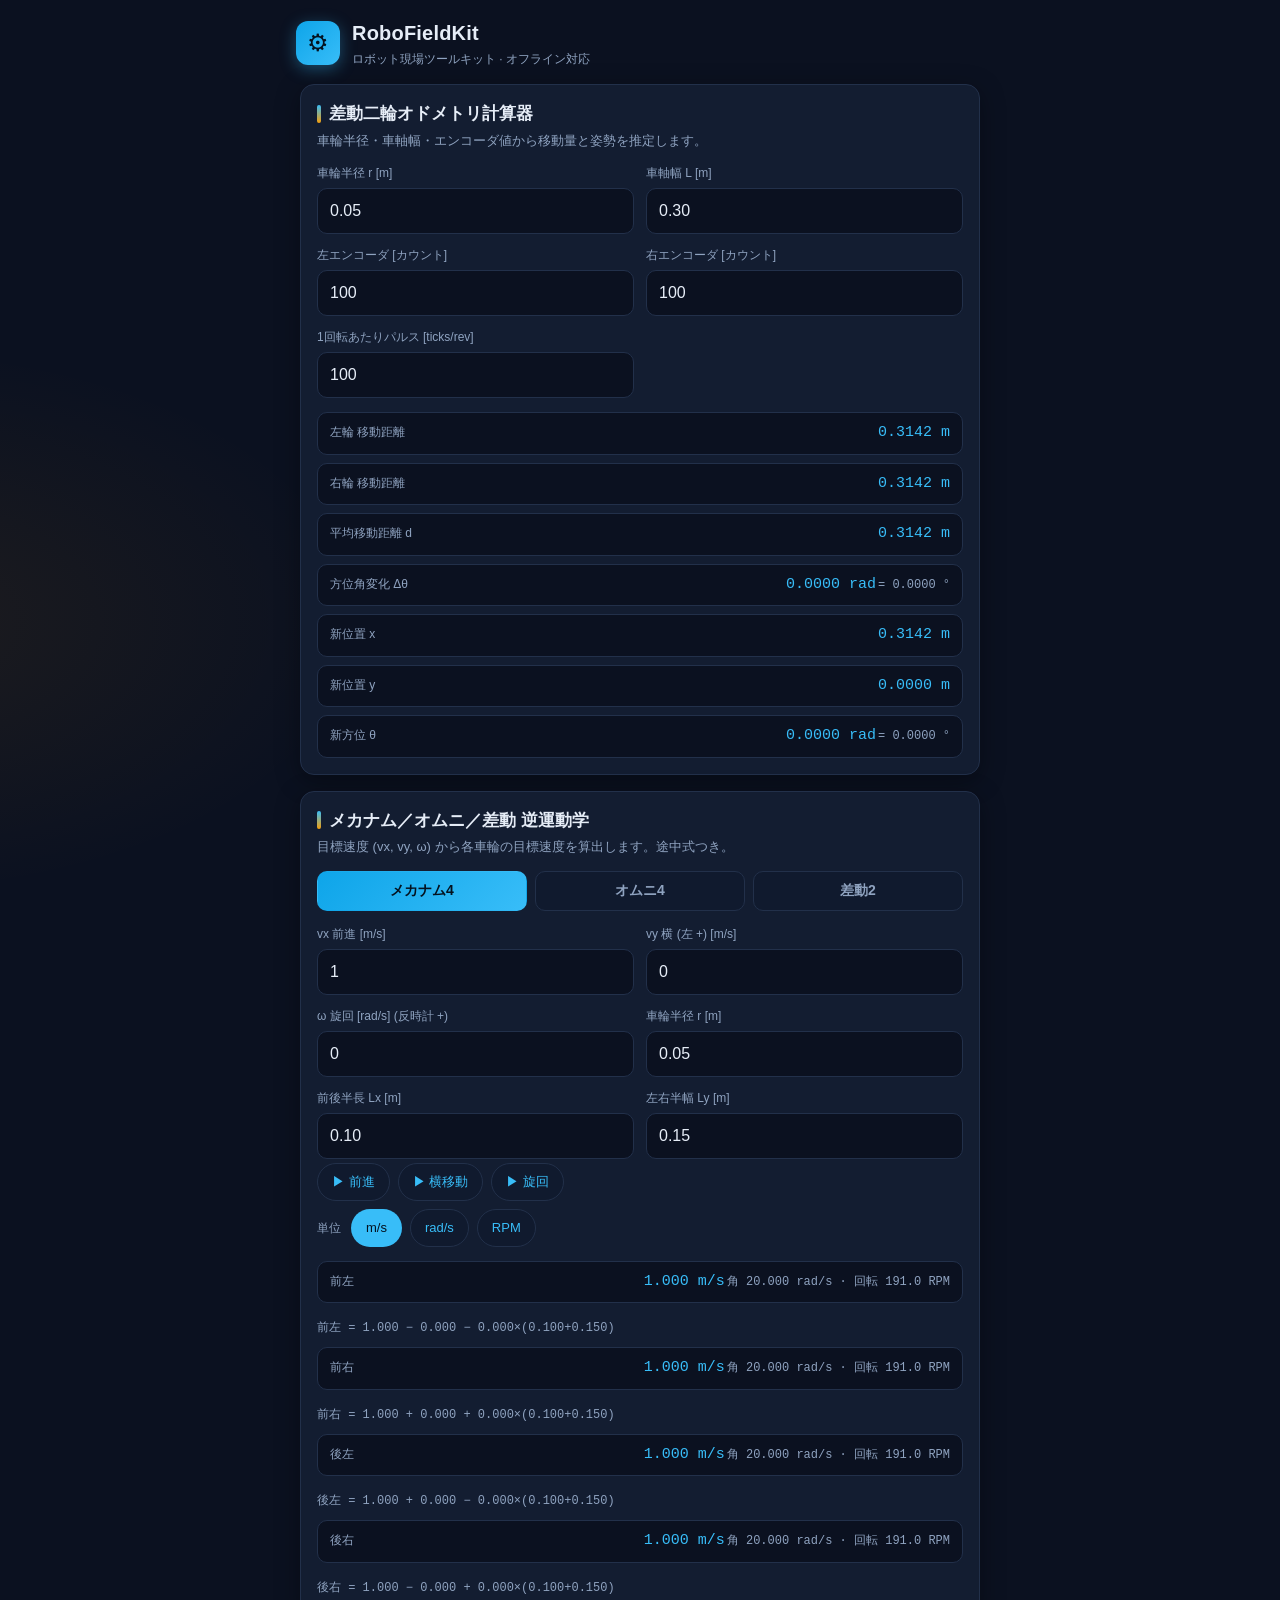
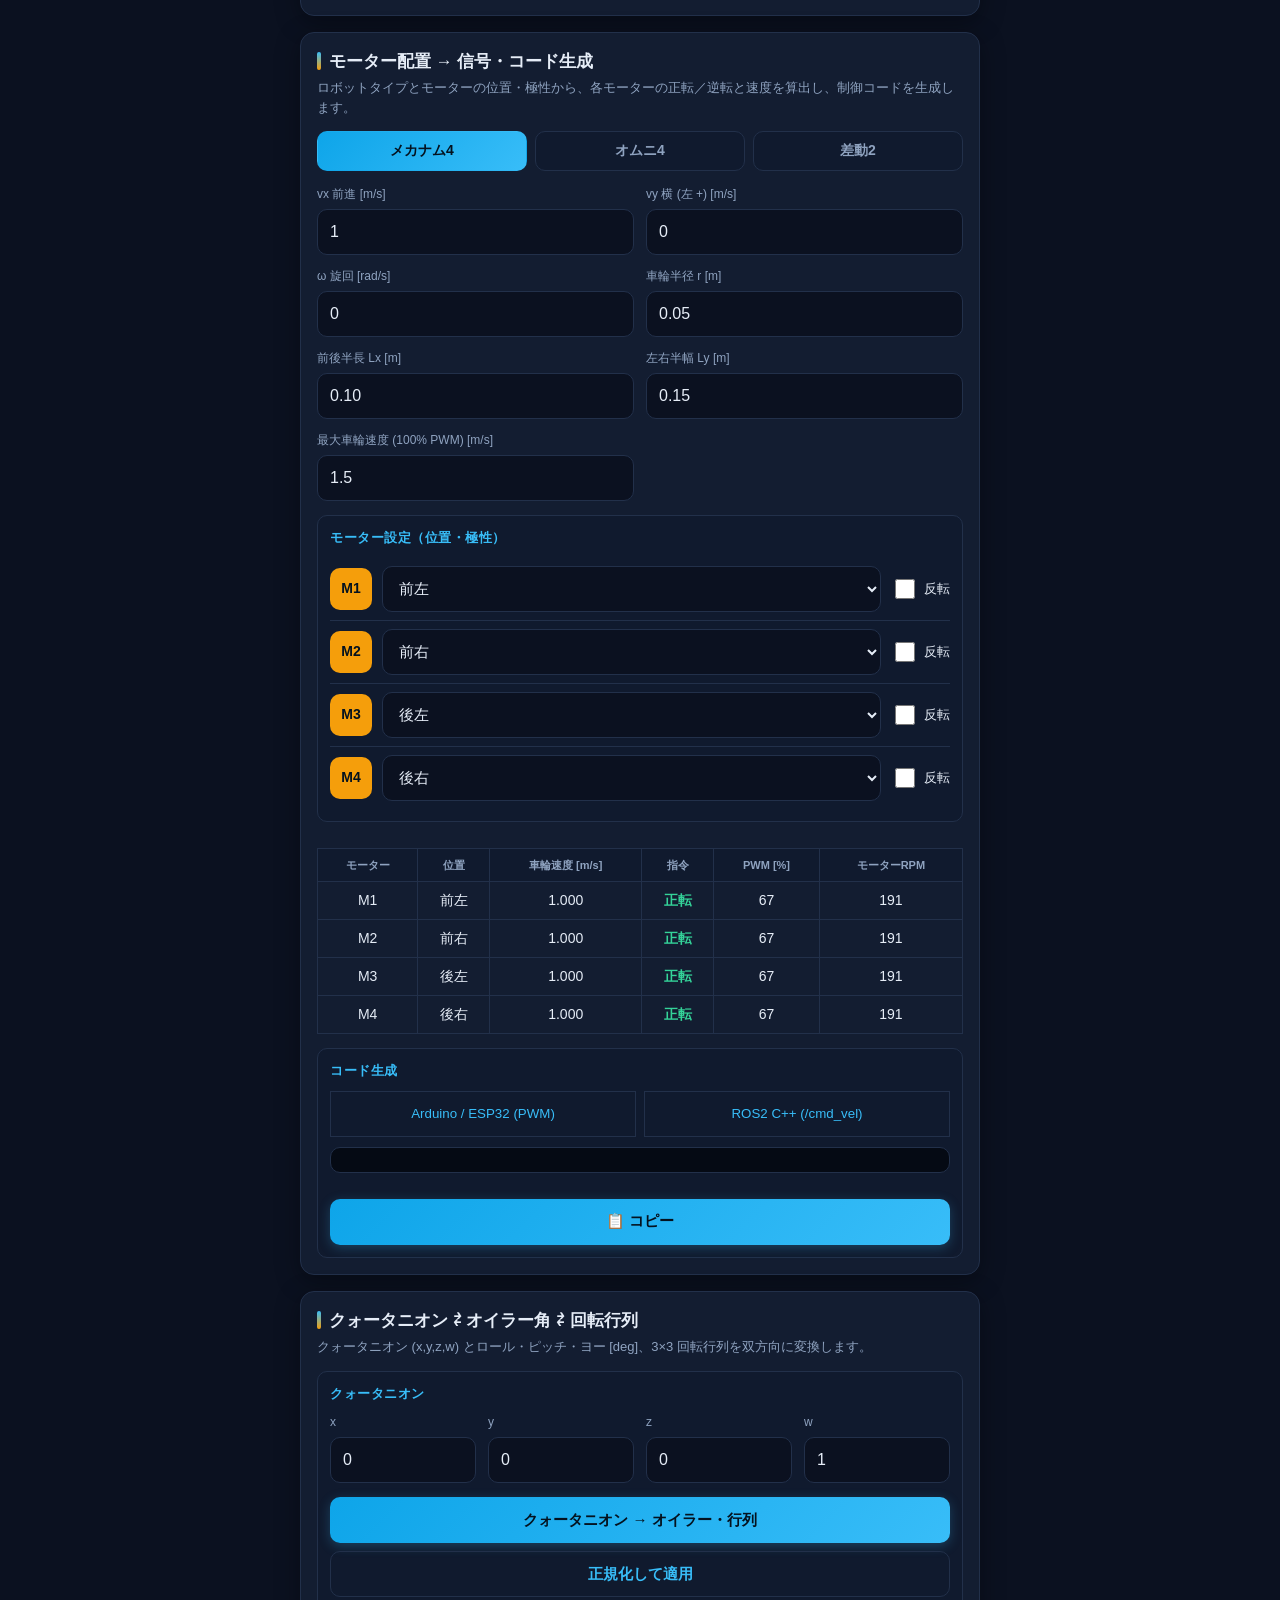
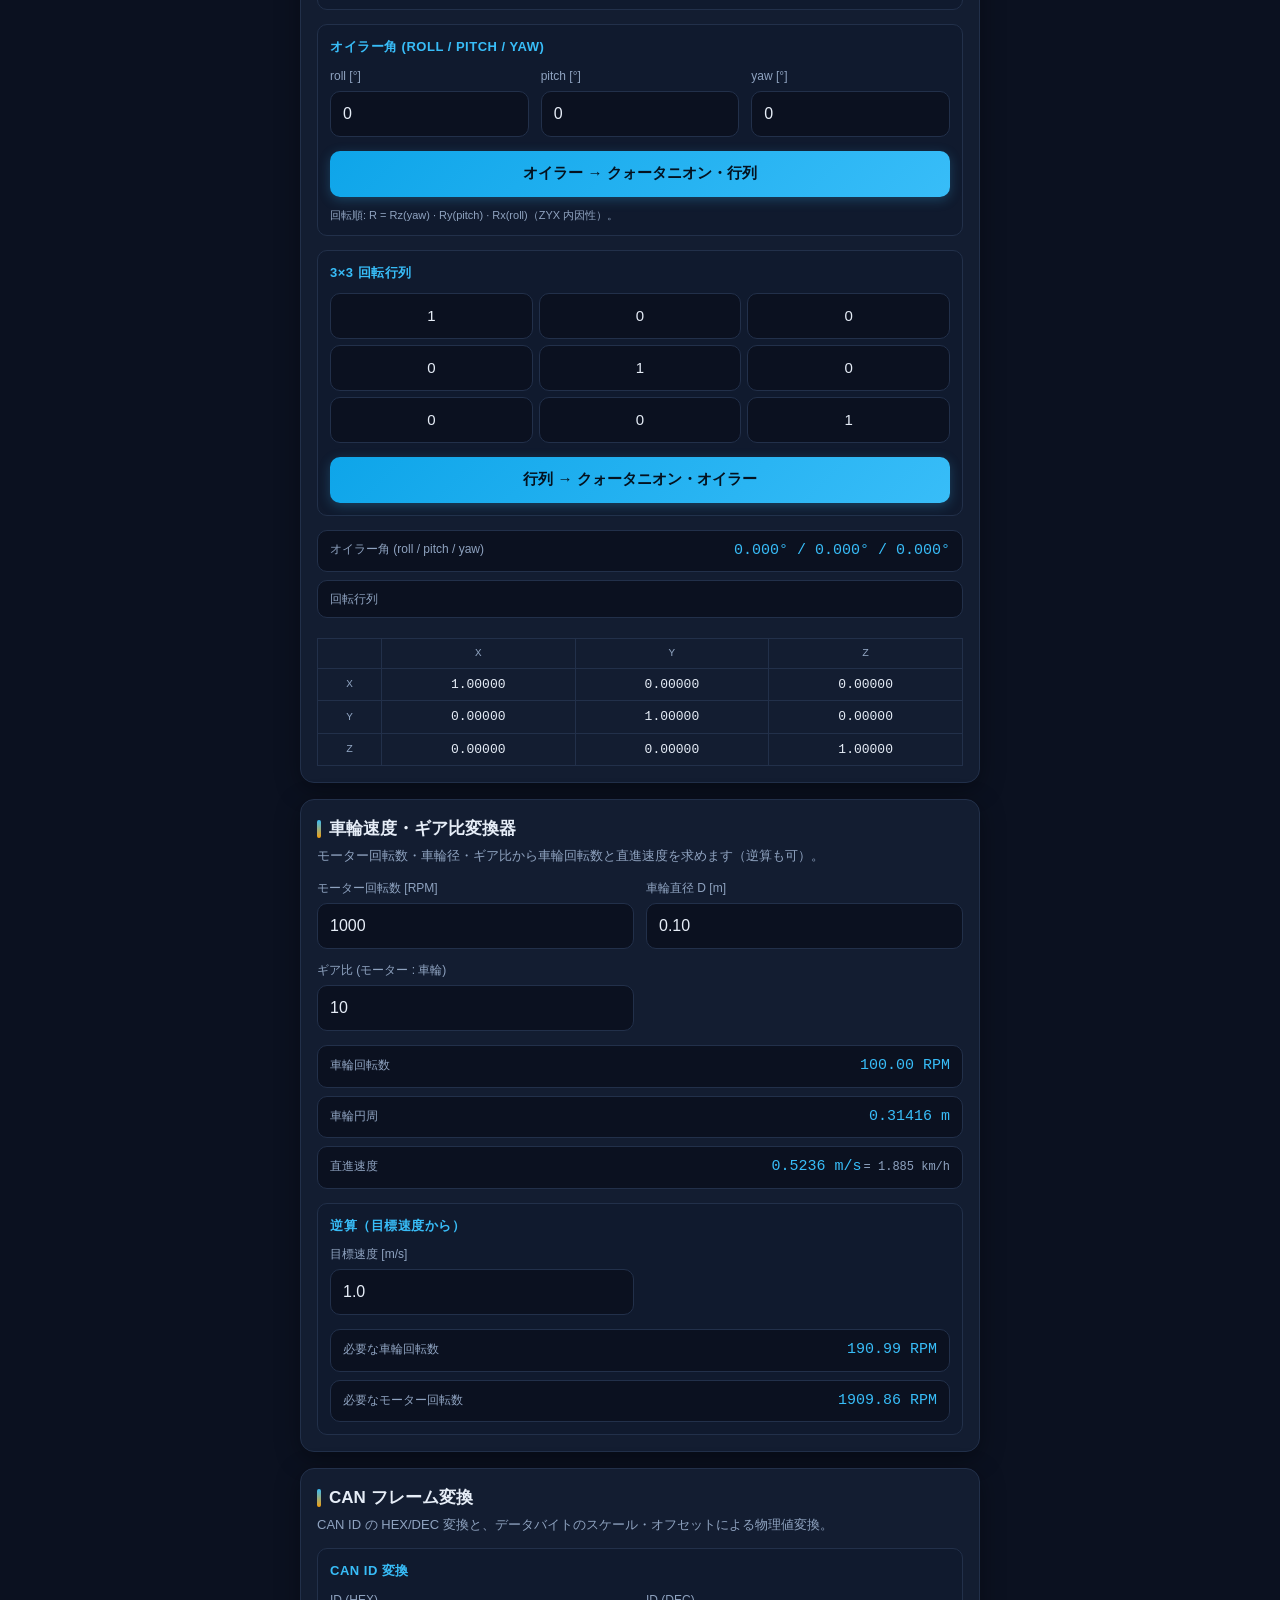
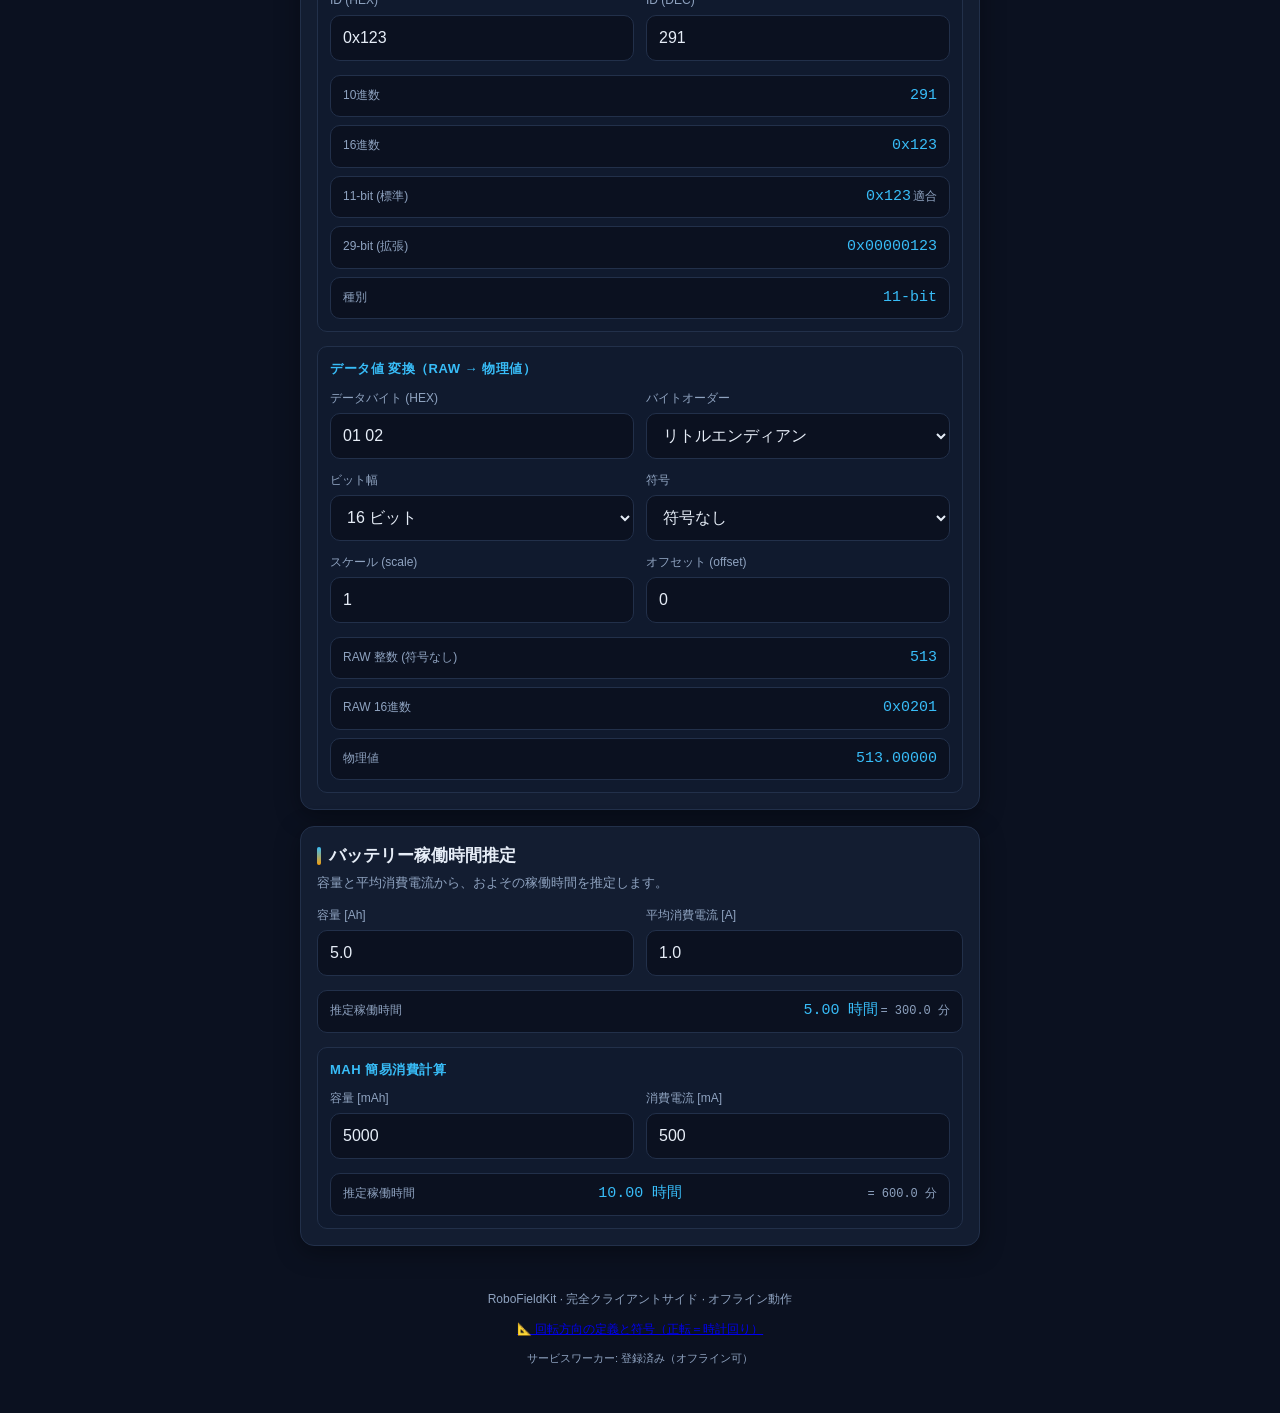
<file: index.html>
<!DOCTYPE html>
<html lang="ja">
<head>
  <meta charset="UTF-8" />
  <meta name="viewport" content="width=device-width, initial-scale=1, viewport-fit=cover" />
  <meta name="theme-color" content="#0b1120" />
  <meta name="description" content="RoboFieldKit — ロボット現場作業のためのポケットツールキット。完全オフライン対応。" />
  <meta name="apple-mobile-web-app-capable" content="yes" />
  <meta name="apple-mobile-web-app-status-bar-style" content="black-translucent" />
  <meta name="apple-mobile-web-app-title" content="RoboFieldKit" />
  <title>RoboFieldKit — ロボット現場ツールキット</title>
  <link rel="manifest" href="manifest.json" />
  <link rel="icon" type="image/png" sizes="192x192" href="icons/icon-192.png" />
  <link rel="icon" type="image/png" sizes="512x512" href="icons/icon-512.png" />
  <link rel="apple-touch-icon" href="icons/icon-192.png" />
  <link rel="stylesheet" href="css/style.css" />
</head>
<body>
  <header class="app-header">
    <div class="brand">
      <span class="brand-mark" aria-hidden="true">⚙</span>
      <div>
        <h1>RoboFieldKit</h1>
        <p class="tagline">ロボット現場ツールキット · オフライン対応</p>
      </div>
    </div>
    <span id="installHint" class="install-hint hidden">📲 インストール可能</span>
  </header>

  <main class="cards">

    <!-- 1. 差動二輪オドメトリ -->
    <section class="card" id="card-odom">
      <h2>差動二輪オドメトリ計算器</h2>
      <p class="desc">車輪半径・車軸幅・エンコーダ値から移動量と姿勢を推定します。</p>
      <div class="grid">
        <label>車輪半径 r [m]<input id="odom-r" type="number" inputmode="decimal" step="any" value="0.05" /></label>
        <label>車軸幅 L [m]<input id="odom-l" type="number" inputmode="decimal" step="any" value="0.30" /></label>
        <label>左エンコーダ [カウント]<input id="odom-nl" type="number" inputmode="decimal" step="any" value="100" /></label>
        <label>右エンコーダ [カウント]<input id="odom-nr" type="number" inputmode="decimal" step="any" value="100" /></label>
        <label>1回転あたりパルス [ticks/rev]<input id="odom-tpr" type="number" inputmode="decimal" step="any" value="100" /></label>
      </div>
      <div class="results" id="odom-results"></div>
      <p class="error hidden" id="odom-error"></p>
    </section>

    <!-- メカナム／オムニ／差動 逆運動学 -->
    <section class="card" id="card-kinematics">
      <h2>メカナム／オムニ／差動 逆運動学</h2>
      <p class="desc">目標速度 (vx, vy, ω) から各車輪の目標速度を算出します。途中式つき。</p>

      <div class="tabs" id="kin-tabs">
        <button class="tab active" data-kin="mecanum">メカナム4</button>
        <button class="tab" data-kin="omni">オムニ4</button>
        <button class="tab" data-kin="diff">差動2</button>
      </div>

      <div class="grid">
        <label>vx 前進 [m/s]<input id="kin-vx" type="number" inputmode="decimal" step="any" value="1" /></label>
        <label>vy 横 (左 +) [m/s]<input id="kin-vy" type="number" inputmode="decimal" step="any" value="0" /></label>
        <label>ω 旋回 [rad/s] (反時計 +)<input id="kin-w" type="number" inputmode="decimal" step="any" value="0" /></label>
        <label>車輪半径 r [m]<input id="kin-r" type="number" inputmode="decimal" step="any" value="0.05" /></label>
        <label>前後半長 Lx [m]<input id="kin-lx" type="number" inputmode="decimal" step="any" value="0.10" /></label>
        <label>左右半幅 Ly [m]<input id="kin-ly" type="number" inputmode="decimal" step="any" value="0.15" /></label>
      </div>

      <div class="preset-row">
        <button class="chip" data-preset="forward">▶ 前進</button>
        <button class="chip" data-preset="strafe">▶ 横移動</button>
        <button class="chip" data-preset="rotate">▶ 旋回</button>
      </div>

      <div class="unit-toggle" id="kin-unit">
        <span class="unit-label">単位</span>
        <button class="chip active" data-unit="ms">m/s</button>
        <button class="chip" data-unit="rads">rad/s</button>
        <button class="chip" data-unit="rpm">RPM</button>
      </div>

      <div class="results" id="kin-results"></div>
      <p class="error hidden" id="kin-error"></p>
    </section>

    <!-- モーター配置 → 信号・コード生成 -->
    <section class="card" id="card-motor">
      <h2>モーター配置 → 信号・コード生成</h2>
      <p class="desc">ロボットタイプとモーターの位置・極性から、各モーターの正転／逆転と速度を算出し、制御コードを生成します。</p>

      <div class="tabs" id="motor-tabs">
        <button class="tab active" data-type="mecanum">メカナム4</button>
        <button class="tab" data-type="omni">オムニ4</button>
        <button class="tab" data-type="diff">差動2</button>
      </div>

      <div class="grid">
        <label>vx 前進 [m/s]<input id="mot-vx" type="number" inputmode="decimal" step="any" value="1" /></label>
        <label>vy 横 (左 +) [m/s]<input id="mot-vy" type="number" inputmode="decimal" step="any" value="0" /></label>
        <label>ω 旋回 [rad/s]<input id="mot-w" type="number" inputmode="decimal" step="any" value="0" /></label>
        <label>車輪半径 r [m]<input id="mot-r" type="number" inputmode="decimal" step="any" value="0.05" /></label>
        <label>前後半長 Lx [m]<input id="mot-lx" type="number" inputmode="decimal" step="any" value="0.10" /></label>
        <label>左右半幅 Ly [m]<input id="mot-ly" type="number" inputmode="decimal" step="any" value="0.15" /></label>
        <label>最大車輪速度 (100% PWM) [m/s]<input id="mot-vmax" type="number" inputmode="decimal" step="any" value="1.5" /></label>
      </div>

      <div class="subcard">
        <h3>モーター設定（位置・極性）</h3>
        <div id="motor-config"></div>
      </div>

      <div class="results" id="motor-results"></div>

      <div class="subcard">
        <h3>コード生成</h3>
        <div class="btn-row">
          <button class="btn-ghost" id="btn-gen-arduino">Arduino / ESP32 (PWM)</button>
          <button class="btn-ghost" id="btn-gen-ros">ROS2 C++ (/cmd_vel)</button>
        </div>
        <pre id="code-output" class="code-output"></pre>
        <button class="btn" id="btn-copy">📋 コピー</button>
      </div>
      <p class="error hidden" id="motor-error"></p>
    </section>


    <!-- 2. クォータニオン ⇄ オイラー ⇄ 回転行列 -->
    <section class="card" id="card-quat">
      <h2>クォータニオン ⇄ オイラー角 ⇄ 回転行列</h2>
      <p class="desc">クォータニオン (x,y,z,w) とロール・ピッチ・ヨー [deg]、3×3 回転行列を双方向に変換します。</p>

      <div class="subcard">
        <h3>クォータニオン</h3>
        <div class="grid grid-4">
          <label>x<input id="q-x" type="number" inputmode="decimal" step="any" value="0" /></label>
          <label>y<input id="q-y" type="number" inputmode="decimal" step="any" value="0" /></label>
          <label>z<input id="q-z" type="number" inputmode="decimal" step="any" value="0" /></label>
          <label>w<input id="q-w" type="number" inputmode="decimal" step="any" value="1" /></label>
        </div>
        <button class="btn" id="btn-q2e">クォータニオン → オイラー・行列</button>
        <button class="btn btn-ghost" id="btn-q-norm">正規化して適用</button>
      </div>

      <div class="subcard">
        <h3>オイラー角 (roll / pitch / yaw)</h3>
        <div class="grid grid-3">
          <label>roll [°]<input id="e-roll" type="number" inputmode="decimal" step="any" value="0" /></label>
          <label>pitch [°]<input id="e-pitch" type="number" inputmode="decimal" step="any" value="0" /></label>
          <label>yaw [°]<input id="e-yaw" type="number" inputmode="decimal" step="any" value="0" /></label>
        </div>
        <button class="btn" id="btn-e2q">オイラー → クォータニオン・行列</button>
        <p class="note">回転順: R = Rz(yaw) · Ry(pitch) · Rx(roll)（ZYX 内因性）。</p>
      </div>

      <div class="subcard">
        <h3>3×3 回転行列</h3>
        <div class="matrix-inputs" id="matrix-inputs"></div>
        <button class="btn" id="btn-m2qe">行列 → クォータニオン・オイラー</button>
      </div>

      <div class="results matrix-outputs" id="quat-results"></div>
      <p class="error hidden" id="quat-error"></p>
    </section>

    <!-- 3. 車輪速度・ギア比 -->
    <section class="card" id="card-wheel">
      <h2>車輪速度・ギア比変換器</h2>
      <p class="desc">モーター回転数・車輪径・ギア比から車輪回転数と直進速度を求めます（逆算も可）。</p>
      <div class="grid">
        <label>モーター回転数 [RPM]<input id="wh-motor" type="number" inputmode="decimal" step="any" value="1000" /></label>
        <label>車輪直径 D [m]<input id="wh-d" type="number" inputmode="decimal" step="any" value="0.10" /></label>
        <label>ギア比 (モーター : 車輪)<input id="wh-ratio" type="number" inputmode="decimal" step="any" value="10" /></label>
      </div>
      <div class="results" id="wheel-results"></div>
      <div class="subcard">
        <h3>逆算（目標速度から）</h3>
        <div class="grid">
          <label>目標速度 [m/s]<input id="wh-speed" type="number" inputmode="decimal" step="any" value="1.0" /></label>
        </div>
        <div class="results" id="wheel-rev-results"></div>
      </div>
      <p class="error hidden" id="wheel-error"></p>
    </section>

    <!-- 4. CAN フレーム変換 -->
    <section class="card" id="card-can">
      <h2>CAN フレーム変換</h2>
      <p class="desc">CAN ID の HEX/DEC 変換と、データバイトのスケール・オフセットによる物理値変換。</p>

      <div class="subcard">
        <h3>CAN ID 変換</h3>
        <div class="grid">
          <label>ID (HEX)<input id="can-id-hex" type="text" inputmode="text" placeholder="例: 0x123" value="0x123" /></label>
          <label>ID (DEC)<input id="can-id-dec" type="text" inputmode="numeric" placeholder="例: 291" value="291" /></label>
        </div>
        <div class="results" id="can-id-results"></div>
      </div>

      <div class="subcard">
        <h3>データ値 変換（raw → 物理値）</h3>
        <div class="grid">
          <label>データバイト (HEX)<input id="can-data" type="text" inputmode="text" placeholder="例: 01 02 03 04" value="01 02" /></label>
          <label>バイトオーダー
            <select id="can-order">
              <option value="le" selected>リトルエンディアン</option>
              <option value="be">ビッグエンディアン</option>
            </select>
          </label>
          <label>ビット幅
            <select id="can-bits">
              <option value="16" selected>16 ビット</option>
              <option value="32">32 ビット</option>
            </select>
          </label>
          <label>符号
            <select id="can-signed">
              <option value="unsigned" selected>符号なし</option>
              <option value="signed">符号あり</option>
            </select>
          </label>
          <label>スケール (scale)<input id="can-scale" type="number" inputmode="decimal" step="any" value="1" /></label>
          <label>オフセット (offset)<input id="can-offset" type="number" inputmode="decimal" step="any" value="0" /></label>
        </div>
        <div class="results" id="can-data-results"></div>
      </div>
      <p class="error hidden" id="can-error"></p>
    </section>

    <!-- 5. バッテリー稼働時間 -->
    <section class="card" id="card-batt">
      <h2>バッテリー稼働時間推定</h2>
      <p class="desc">容量と平均消費電流から、およその稼働時間を推定します。</p>
      <div class="grid">
        <label>容量 [Ah]<input id="batt-ah" type="number" inputmode="decimal" step="any" value="5.0" /></label>
        <label>平均消費電流 [A]<input id="batt-a" type="number" inputmode="decimal" step="any" value="1.0" /></label>
      </div>
      <div class="results" id="batt-results"></div>

      <div class="subcard">
        <h3>mAh 簡易消費計算</h3>
        <div class="grid">
          <label>容量 [mAh]<input id="batt-mah" type="number" inputmode="decimal" step="any" value="5000" /></label>
          <label>消費電流 [mA]<input id="batt-ma" type="number" inputmode="decimal" step="any" value="500" /></label>
        </div>
        <div class="results" id="batt-mah-results"></div>
      </div>
      <p class="error hidden" id="batt-error"></p>
    </section>

  </main>

  <footer class="app-footer">
    <p>RoboFieldKit · 完全クライアントサイド · オフライン動作</p>
    <p><a href="docs/rotation-convention.html">📐 回転方向の定義と符号（正転＝時計回り）</a></p>
    <p id="sw-status" class="sw-status">サービスワーカー: 確認中…</p>
  </footer>

  <script src="js/kinematics.js"></script>
  <script src="js/app.js"></script>
</body>
</html>
</file>
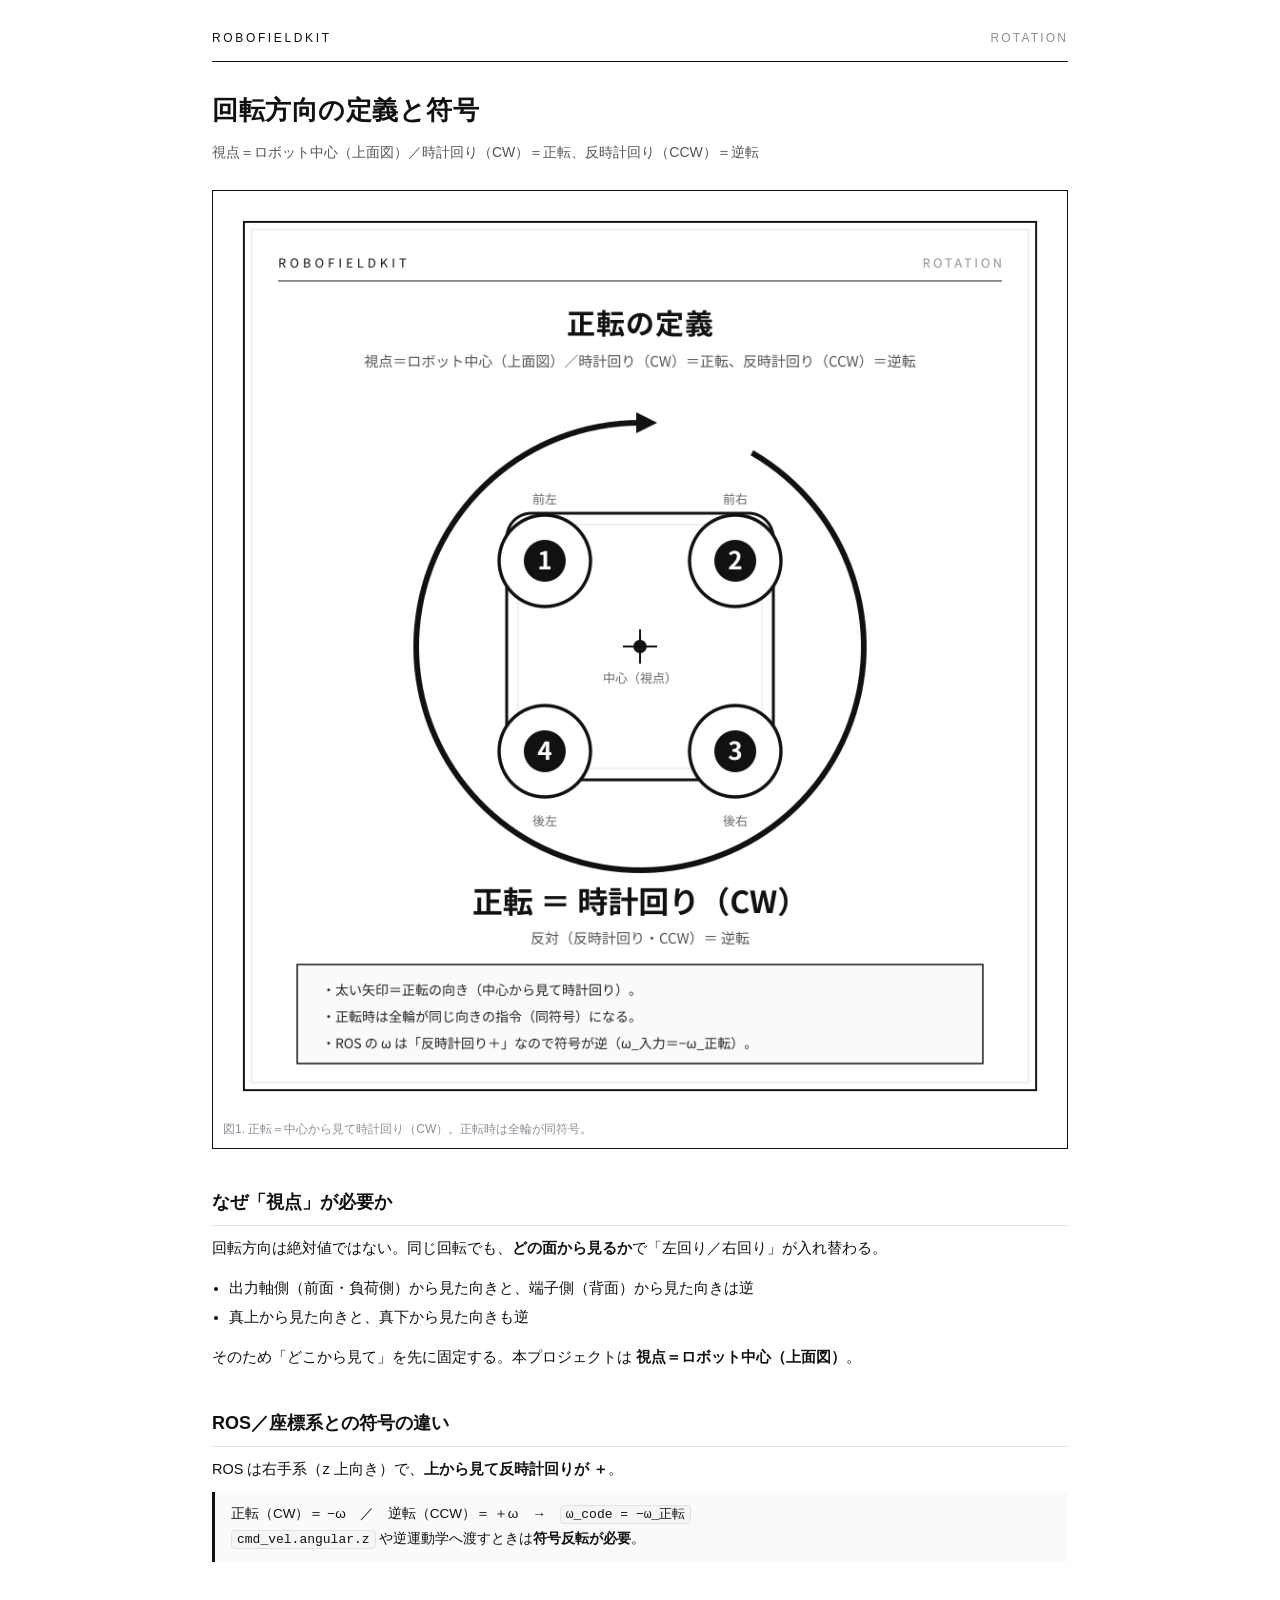
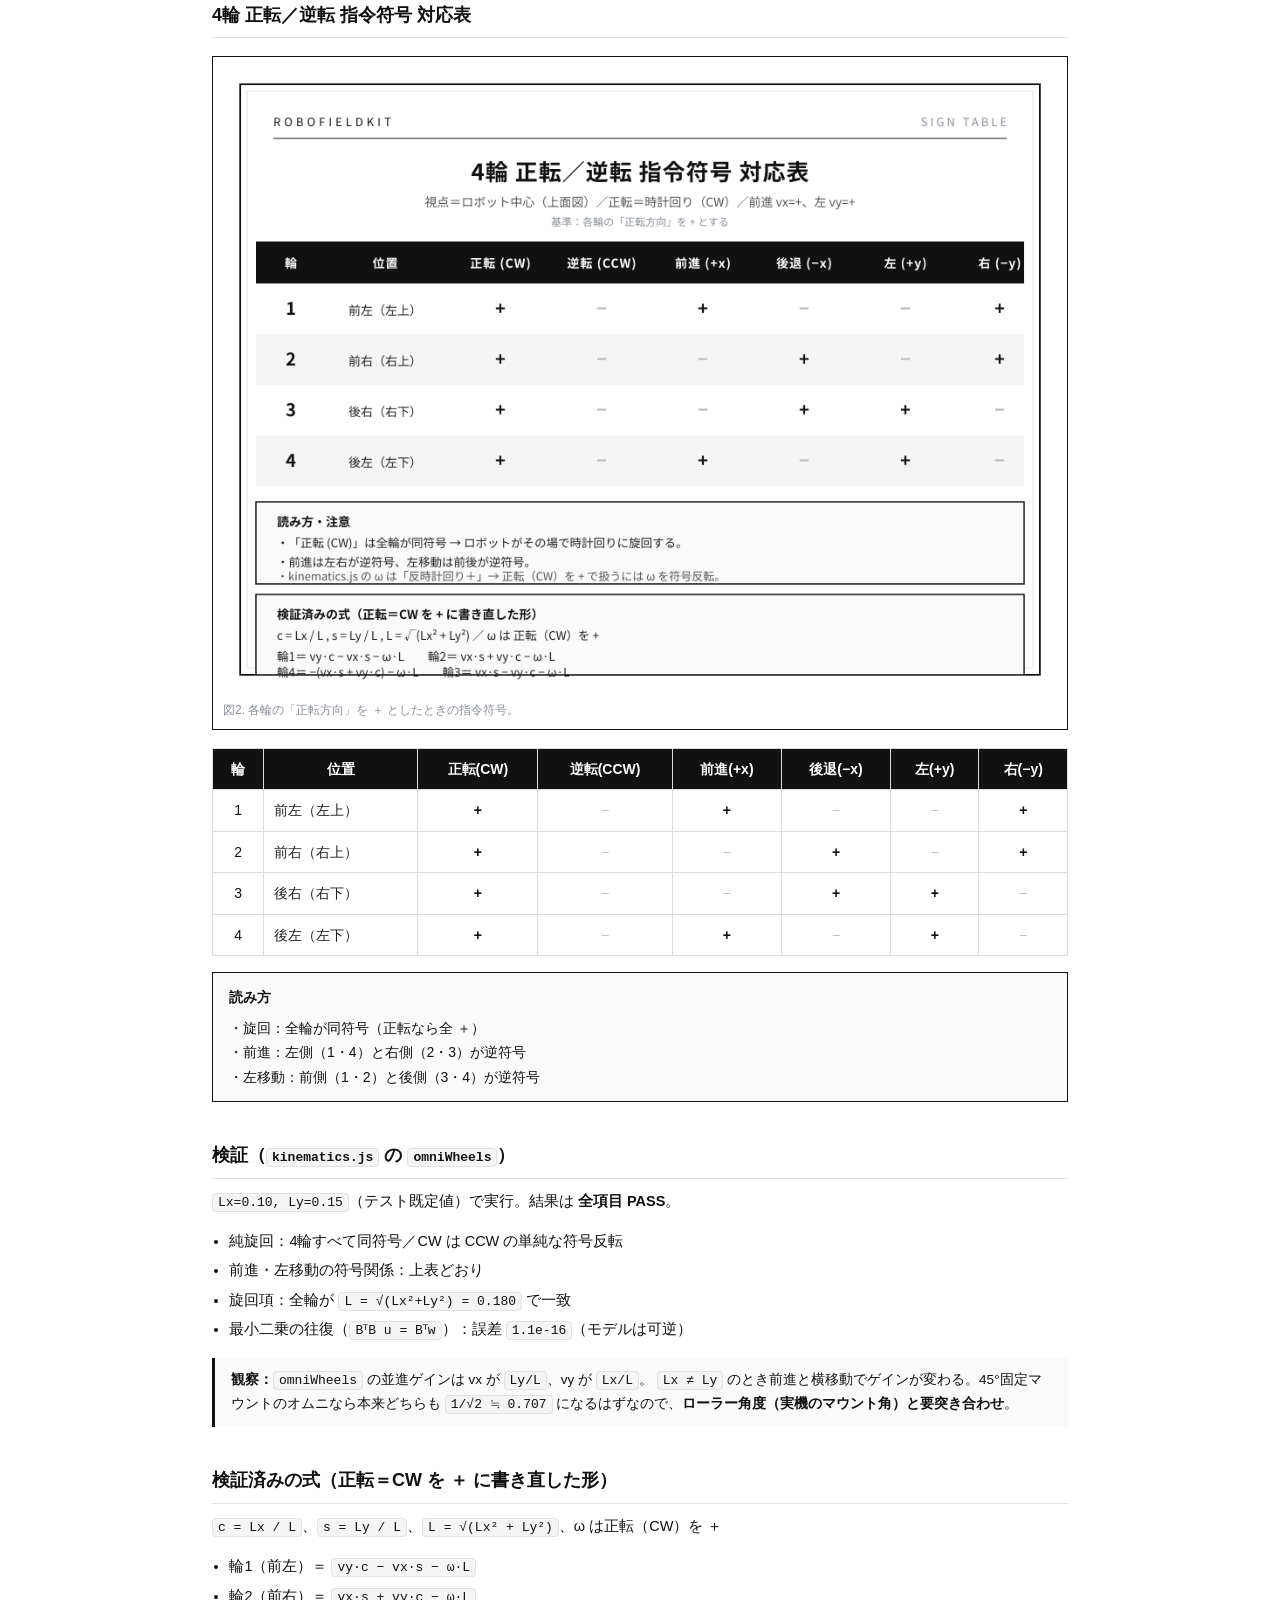
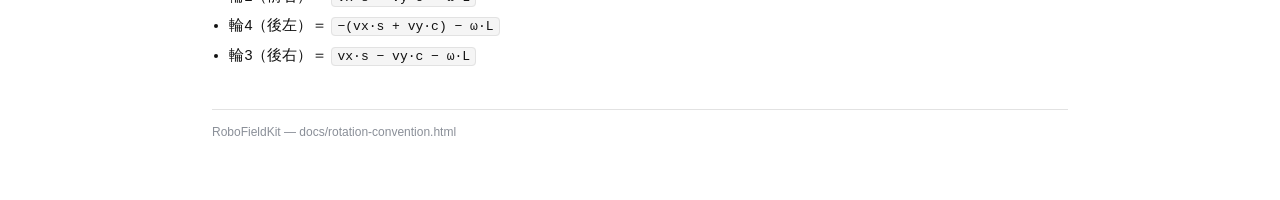
<file: docs/rotation-convention.html>
<!DOCTYPE html>
<html lang="ja">
<head>
<meta charset="utf-8">
<meta name="viewport" content="width=device-width, initial-scale=1">
<title>回転方向の定義と符号 — RoboFieldKit</title>
<style>
  :root { --ink:#111; --sub:#555; --mut:#8a8f98; --line:#e2e2e2; --bg:#fff; }
  * { box-sizing:border-box; }
  body { margin:0; background:var(--bg); color:var(--ink);
    font-family:"Noto Sans JP","BIZ UDGothic",-apple-system,"Segoe UI",sans-serif; line-height:1.75; }
  .wrap { max-width:900px; margin:0 auto; padding:28px 22px 64px; }
  .kicker { font-size:12px; letter-spacing:.22em; color:var(--ink); }
  .kicker .right { float:right; color:var(--mut); letter-spacing:.18em; }
  hr.top { border:0; border-top:1px solid var(--ink); margin:12px 0 26px; }
  h1 { font-size:26px; margin:0 0 6px; letter-spacing:.02em; }
  .lead { color:var(--sub); font-size:14px; margin:0 0 26px; }
  h2 { font-size:18px; margin:38px 0 10px; padding-bottom:6px; border-bottom:1px solid var(--line); }
  p { font-size:14.5px; margin:10px 0; }
  ul { font-size:14.5px; padding-left:1.2em; }
  li { margin:4px 0; }
  figure { margin:18px 0; border:1px solid var(--ink); padding:8px; }
  figure img { width:100%; display:block; }
  figcaption { font-size:12px; color:var(--mut); padding:6px 2px 0; }
  table { border-collapse:collapse; width:100%; font-size:14px; margin:14px 0; }
  th { background:var(--ink); color:#fff; font-weight:700; }
  th,td { border:1px solid #ddd; padding:8px 10px; text-align:center; }
  td.pos { color:#111; font-weight:700; }
  td.neg { color:#c0c0c0; }
  td.lbl { text-align:left; font-weight:400; color:#222; }
  code { background:#f5f5f5; border:1px solid var(--line); border-radius:4px; padding:1px 5px; font-size:13px; }
  .note { background:#fafafa; border:1px solid var(--ink); padding:12px 16px; font-size:14px; margin:16px 0; }
  .note b { display:block; margin-bottom:6px; }
  .warn { border-left:3px solid var(--ink); background:#fafafa; padding:10px 16px; font-size:13.5px; }
  footer { margin-top:40px; padding-top:12px; border-top:1px solid var(--line); font-size:12px; color:var(--mut); }
</style>
</head>
<body>
<div class="wrap">
  <div class="kicker">ROBOFIELDKIT<span class="right">ROTATION</span></div>
  <hr class="top">

  <h1>回転方向の定義と符号</h1>
  <p class="lead">視点＝ロボット中心（上面図）／時計回り（CW）＝正転、反時計回り（CCW）＝逆転</p>

  <figure>
    <img src="./rotation_definition.png" alt="正転の定義（中心から見て時計回り）">
    <figcaption>図1. 正転＝中心から見て時計回り（CW）。正転時は全輪が同符号。</figcaption>
  </figure>

  <h2>なぜ「視点」が必要か</h2>
  <p>回転方向は絶対値ではない。同じ回転でも、<strong>どの面から見るか</strong>で「左回り／右回り」が入れ替わる。</p>
  <ul>
    <li>出力軸側（前面・負荷側）から見た向きと、端子側（背面）から見た向きは逆</li>
    <li>真上から見た向きと、真下から見た向きも逆</li>
  </ul>
  <p>そのため「どこから見て」を先に固定する。本プロジェクトは <strong>視点＝ロボット中心（上面図）</strong>。</p>

  <h2>ROS／座標系との符号の違い</h2>
  <p>ROS は右手系（z 上向き）で、<strong>上から見て反時計回りが ＋</strong>。</p>
  <div class="warn">
    正転（CW）＝ −ω　／　逆転（CCW）＝ ＋ω　→　<code>ω_code = −ω_正転</code><br>
    <code>cmd_vel.angular.z</code> や逆運動学へ渡すときは<strong>符号反転が必要</strong>。
  </div>

  <h2>4輪 正転／逆転 指令符号 対応表</h2>
  <figure>
    <img src="./rotation_table.png" alt="4輪 正転／逆転 指令符号 対応表">
    <figcaption>図2. 各輪の「正転方向」を ＋ としたときの指令符号。</figcaption>
  </figure>

  <table>
    <tr><th>輪</th><th>位置</th><th>正転(CW)</th><th>逆転(CCW)</th><th>前進(+x)</th><th>後退(−x)</th><th>左(+y)</th><th>右(−y)</th></tr>
    <tr><td>1</td><td class="lbl">前左（左上）</td><td class="pos">+</td><td class="neg">−</td><td class="pos">+</td><td class="neg">−</td><td class="neg">−</td><td class="pos">+</td></tr>
    <tr><td>2</td><td class="lbl">前右（右上）</td><td class="pos">+</td><td class="neg">−</td><td class="neg">−</td><td class="pos">+</td><td class="neg">−</td><td class="pos">+</td></tr>
    <tr><td>3</td><td class="lbl">後右（右下）</td><td class="pos">+</td><td class="neg">−</td><td class="neg">−</td><td class="pos">+</td><td class="pos">+</td><td class="neg">−</td></tr>
    <tr><td>4</td><td class="lbl">後左（左下）</td><td class="pos">+</td><td class="neg">−</td><td class="pos">+</td><td class="neg">−</td><td class="pos">+</td><td class="neg">−</td></tr>
  </table>

  <div class="note">
    <b>読み方</b>
    ・旋回：全輪が同符号（正転なら全 ＋）<br>
    ・前進：左側（1・4）と右側（2・3）が逆符号<br>
    ・左移動：前側（1・2）と後側（3・4）が逆符号
  </div>

  <h2>検証（<code>kinematics.js</code> の <code>omniWheels</code>）</h2>
  <p><code>Lx=0.10, Ly=0.15</code>（テスト既定値）で実行。結果は <strong>全項目 PASS</strong>。</p>
  <ul>
    <li>純旋回：4輪すべて同符号／CW は CCW の単純な符号反転</li>
    <li>前進・左移動の符号関係：上表どおり</li>
    <li>旋回項：全輪が <code>L = √(Lx²+Ly²) = 0.180</code> で一致</li>
    <li>最小二乗の往復（<code>BᵀB u = Bᵀw</code>）：誤差 <code>1.1e-16</code>（モデルは可逆）</li>
  </ul>
  <div class="warn">
    <strong>観察：</strong><code>omniWheels</code> の並進ゲインは vx が <code>Ly/L</code>、vy が <code>Lx/L</code>。
    <code>Lx ≠ Ly</code> のとき前進と横移動でゲインが変わる。45°固定マウントのオムニなら本来どちらも
    <code>1/√2 ≒ 0.707</code> になるはずなので、<strong>ローラー角度（実機のマウント角）と要突き合わせ</strong>。
  </div>

  <h2>検証済みの式（正転＝CW を ＋ に書き直した形）</h2>
  <p><code>c = Lx / L</code>、<code>s = Ly / L</code>、<code>L = √(Lx² + Ly²)</code>、ω は正転（CW）を ＋</p>
  <ul>
    <li>輪1（前左）＝ <code>vy·c − vx·s − ω·L</code></li>
    <li>輪2（前右）＝ <code>vx·s + vy·c − ω·L</code></li>
    <li>輪4（後左）＝ <code>−(vx·s + vy·c) − ω·L</code></li>
    <li>輪3（後右）＝ <code>vx·s − vy·c − ω·L</code></li>
  </ul>

  <footer>RoboFieldKit — docs/rotation-convention.html</footer>
</div>
</body>
</html>
</file>
<file: css/style.css>
:root {
  --bg: #0b1120;
  --bg-2: #101a2e;
  --bg-3: #16223a;
  --card: #131d31;
  --border: #22304a;
  --text: #e6edf7;
  --muted: #8fa3c0;
  --accent: #38bdf8;
  --accent-2: #f59e0b;
  --ok: #34d399;
  --err: #f87171;
  --radius: 14px;
  --touch: 46px;
}

* { box-sizing: border-box; }

html { -webkit-text-size-adjust: 100%; }

body {
  margin: 0;
  background: var(--bg);
  background-image:
    radial-gradient(1200px 600px at 80% -10%, rgba(56, 189, 248, 0.10), transparent 60%),
    radial-gradient(900px 500px at -10% 10%, rgba(245, 158, 11, 0.08), transparent 55%);
  color: var(--text);
  font-family: -apple-system, BlinkMacSystemFont, "Segoe UI", "Hiragino Sans", "Noto Sans JP", "Yu Gothic UI", sans-serif;
  line-height: 1.5;
  min-height: 100vh;
  padding-bottom: calc(env(safe-area-inset-bottom, 0px) + 16px);
}

.app-header {
  display: flex;
  align-items: center;
  justify-content: space-between;
  gap: 12px;
  padding: 18px 16px 8px;
  max-width: 720px;
  margin: 0 auto;
}

.brand { display: flex; align-items: center; gap: 12px; }

.brand-mark {
  display: grid;
  place-items: center;
  width: 44px;
  height: 44px;
  font-size: 24px;
  background: linear-gradient(135deg, #0ea5e9, #38bdf8);
  color: #04121f;
  border-radius: 12px;
  box-shadow: 0 4px 16px rgba(56, 189, 248, 0.35);
}

h1 { font-size: 20px; margin: 0; letter-spacing: 0.2px; }
.tagline { font-size: 12px; color: var(--muted); margin: 2px 0 0; }

.install-hint {
  font-size: 12px;
  background: var(--bg-3);
  border: 1px solid var(--border);
  color: var(--accent);
  padding: 6px 10px;
  border-radius: 999px;
  white-space: nowrap;
}

.cards {
  max-width: 720px;
  margin: 0 auto;
  padding: 8px 12px 24px;
  display: flex;
  flex-direction: column;
  gap: 16px;
}

.card {
  background: var(--card);
  border: 1px solid var(--border);
  border-radius: var(--radius);
  padding: 16px;
  box-shadow: 0 6px 24px rgba(0, 0, 0, 0.35);
}

.card h2 {
  font-size: 17px;
  margin: 0 0 4px;
  display: flex;
  align-items: center;
  gap: 8px;
}

.card h2::before {
  content: "";
  width: 4px;
  height: 18px;
  border-radius: 2px;
  background: linear-gradient(var(--accent), var(--accent-2));
}

.desc { font-size: 13px; color: var(--muted); margin: 0 0 14px; }

.subcard {
  margin-top: 14px;
  padding: 12px;
  background: var(--bg-2);
  border: 1px solid var(--border);
  border-radius: 10px;
}

.subcard h3 {
  font-size: 13px;
  margin: 0 0 10px;
  color: var(--accent);
  text-transform: uppercase;
  letter-spacing: 0.5px;
}

.grid {
  display: grid;
  grid-template-columns: 1fr 1fr;
  gap: 12px;
}

.grid-4 { grid-template-columns: repeat(4, 1fr); }
.grid-3 { grid-template-columns: repeat(3, 1fr); }

label {
  display: flex;
  flex-direction: column;
  gap: 6px;
  font-size: 12px;
  color: var(--muted);
  min-width: 0;
}

input, select {
  width: 100%;
  min-height: var(--touch);
  padding: 8px 12px;
  font-size: 16px;
  color: var(--text);
  background: var(--bg);
  border: 1px solid var(--border);
  border-radius: 10px;
  outline: none;
  transition: border-color 0.15s, box-shadow 0.15s;
  font-family: inherit;
}

input:focus, select:focus {
  border-color: var(--accent);
  box-shadow: 0 0 0 3px rgba(56, 189, 248, 0.18);
}

input:invalid { border-color: var(--err); }

/* hide number spinners for cleaner mobile look */
input[type="number"]::-webkit-outer-spin-button,
input[type="number"]::-webkit-inner-spin-button { -webkit-appearance: none; margin: 0; }
input[type="number"] { -moz-appearance: textfield; appearance: textfield; }

.btn {
  min-height: var(--touch);
  padding: 10px 18px;
  margin-top: 14px;
  font-size: 15px;
  font-weight: 600;
  color: #04121f;
  background: linear-gradient(135deg, #0ea5e9, #38bdf8);
  border: none;
  border-radius: 10px;
  cursor: pointer;
  width: 100%;
  box-shadow: 0 3px 12px rgba(56, 189, 248, 0.25);
}
.btn:active { transform: translateY(1px); }

.btn-ghost {
  background: transparent;
  color: var(--accent);
  border: 1px solid var(--border);
  box-shadow: none;
  margin-top: 8px;
}

.results {
  margin-top: 14px;
  display: flex;
  flex-direction: column;
  gap: 8px;
}

.result-row {
  display: flex;
  align-items: baseline;
  justify-content: space-between;
  gap: 10px;
  padding: 9px 12px;
  background: var(--bg);
  border: 1px solid var(--border);
  border-radius: 10px;
  font-size: 14px;
}

.result-row .k { color: var(--muted); font-size: 12px; white-space: nowrap; }
.result-row .v {
  font-family: "SF Mono", ui-monospace, "JetBrains Mono", Menlo, Consolas, monospace;
  font-size: 15px;
  text-align: right;
  word-break: break-all;
  color: var(--accent);
}
.result-row .v.unit { color: var(--muted); font-size: 12px; margin-left: 2px; }

.error {
  margin-top: 10px;
  padding: 10px 12px;
  background: rgba(248, 113, 113, 0.12);
  border: 1px solid rgba(248, 113, 113, 0.4);
  border-radius: 10px;
  color: var(--err);
  font-size: 13px;
}

.note { font-size: 11px; color: var(--muted); margin: 10px 0 0; }

.matrix-inputs {
  display: grid;
  grid-template-columns: repeat(3, 1fr);
  gap: 6px;
}
.matrix-inputs input { text-align: center; padding: 8px 4px; font-size: 15px; }

.matrix-outputs .result-row { align-items: flex-start; }

.matrix-table {
  margin-top: 12px;
  border-collapse: collapse;
  font-family: "SF Mono", ui-monospace, Menlo, Consolas, monospace;
  font-size: 13px;
  width: 100%;
}
.matrix-table td {
  border: 1px solid var(--border);
  padding: 6px 8px;
  text-align: center;
  color: var(--text);
}
.matrix-table .heading { color: var(--muted); font-size: 11px; }

.app-footer {
  max-width: 720px;
  margin: 0 auto;
  padding: 8px 16px 20px;
  text-align: center;
  color: var(--muted);
  font-size: 12px;
}

.sw-status { margin-top: 4px; font-size: 11px; }

.hidden { display: none !important; }

/* tabs / chips / unit toggle */
.tabs { display: flex; gap: 8px; margin: 4px 0 14px; flex-wrap: wrap; }

.tab {
  min-height: 40px;
  padding: 8px 16px;
  font-size: 14px;
  font-weight: 600;
  color: var(--muted);
  background: var(--bg-2);
  border: 1px solid var(--border);
  border-radius: 10px;
  cursor: pointer;
  flex: 1;
}
.tab.active { color: #04121f; background: linear-gradient(135deg, #0ea5e9, #38bdf8); border-color: transparent; }

.preset-row, .unit-toggle { display: flex; gap: 8px; align-items: center; margin: 4px 0 8px; flex-wrap: wrap; }

.chip {
  min-height: 38px;
  padding: 6px 14px;
  font-size: 13px;
  color: var(--accent);
  background: var(--bg-2);
  border: 1px solid var(--border);
  border-radius: 999px;
  cursor: pointer;
}
.chip.active { color: #04121f; background: var(--accent); border-color: transparent; }

.unit-label { font-size: 12px; color: var(--muted); margin-right: 2px; }

.formula { font-family: "SF Mono", ui-monospace, Menlo, Consolas, monospace; font-size: 12px; color: var(--muted); margin: 8px 0 2px; overflow-x: auto; white-space: nowrap; }

/* motor config rows */
.motor-row {
  display: flex;
  align-items: center;
  gap: 10px;
  padding: 8px 0;
  border-bottom: 1px solid var(--border);
}
.motor-row:last-child { border-bottom: none; }

.motor-no {
  width: 42px;
  height: 42px;
  display: grid;
  place-items: center;
  font-weight: 700;
  font-size: 14px;
  color: #04121f;
  background: var(--accent-2);
  border-radius: 10px;
  flex-shrink: 0;
}

.motor-row select { flex: 1; min-height: var(--touch); font-size: 15px; }

.polarity {
  display: flex;
  flex-direction: row;
  align-items: center;
  gap: 6px;
  font-size: 13px;
  color: var(--text);
  white-space: nowrap;
  cursor: pointer;
}
.polarity input { width: 20px; height: 20px; min-height: 20px; accent-color: var(--accent-2); }

/* motor results table */
.motor-table { width: 100%; border-collapse: collapse; margin-top: 12px; font-size: 14px; }
.motor-table th, .motor-table td { border: 1px solid var(--border); padding: 8px 6px; text-align: center; }
.motor-table th { font-size: 11px; color: var(--muted); background: var(--bg-2); }
.motor-table .dir-fwd { color: var(--ok); font-weight: 700; }
.motor-table .dir-rev { color: var(--accent-2); font-weight: 700; }
.motor-table .dir-stop { color: var(--muted); }

/* code output */
.btn-row { display: flex; gap: 8px; flex-wrap: wrap; }
.btn-row .btn-ghost { flex: 1; margin-top: 0; min-height: var(--touch); }

.code-output {
  margin-top: 10px;
  padding: 12px;
  background: #050a14;
  border: 1px solid var(--border);
  border-radius: 10px;
  font-family: "SF Mono", ui-monospace, Menlo, Consolas, monospace;
  font-size: 12px;
  line-height: 1.45;
  color: #c7d4e8;
  overflow-x: auto;
  white-space: pre;
  max-height: 420px;
  overflow-y: auto;
}


@media (min-width: 560px) {
  .grid-4 { grid-template-columns: repeat(4, 1fr); }
  .cards { padding: 8px 20px 24px; }
}

@media (max-width: 380px) {
  .grid { grid-template-columns: 1fr; }
  .grid-4 { grid-template-columns: repeat(2, 1fr); }
  .grid-3 { grid-template-columns: repeat(3, 1fr); }
}
</file>
